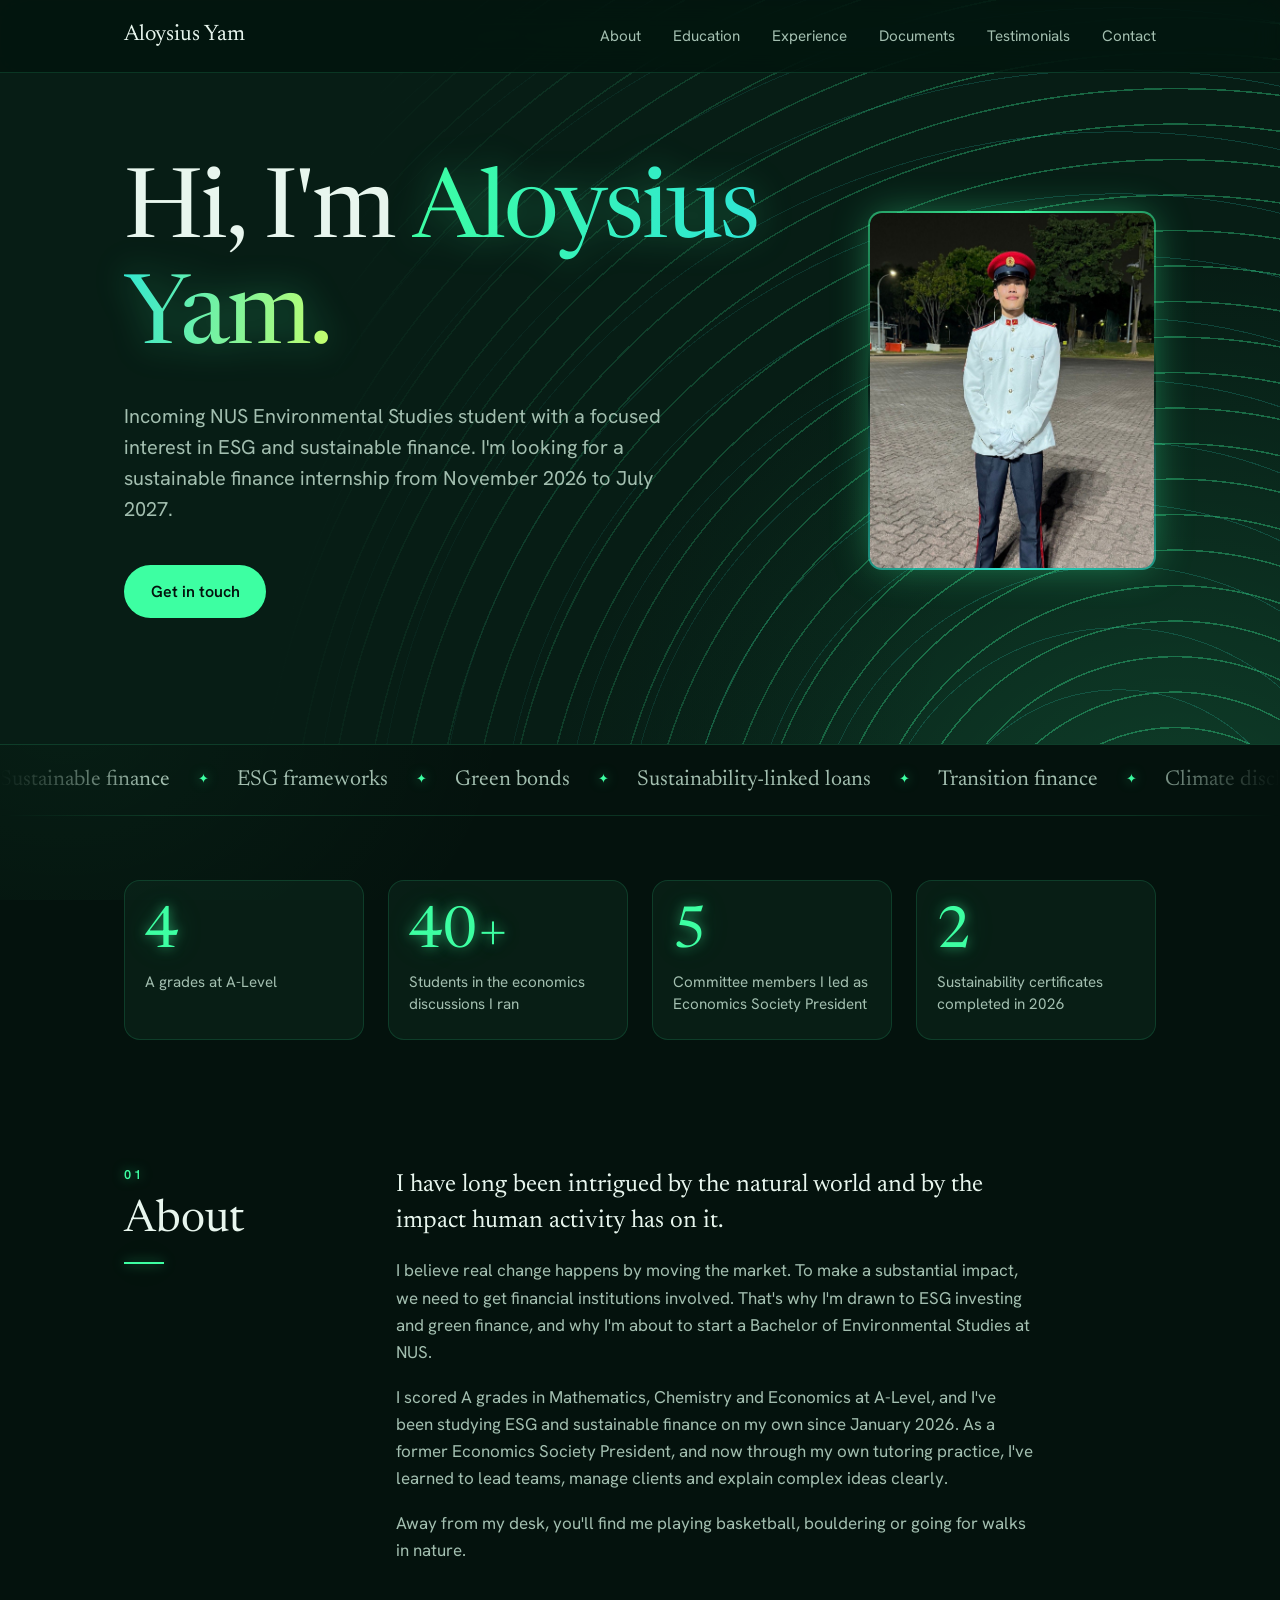
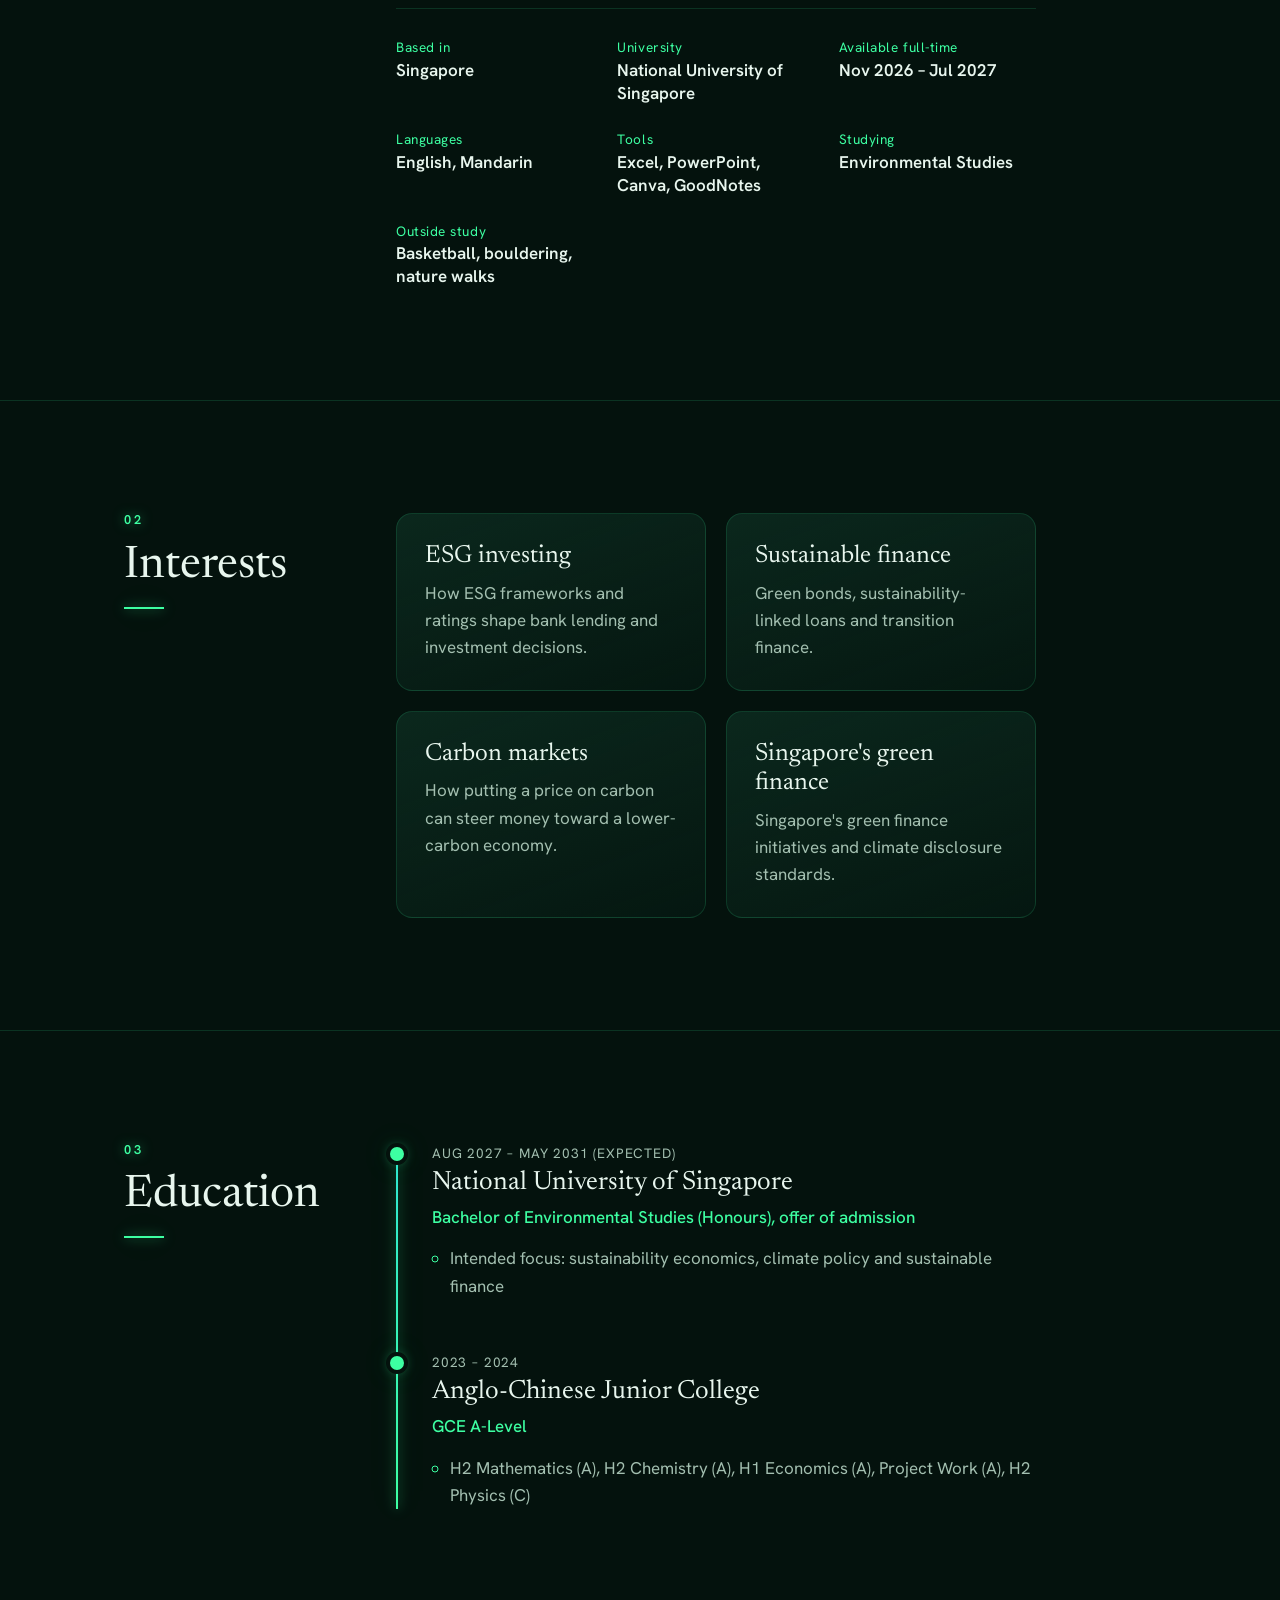
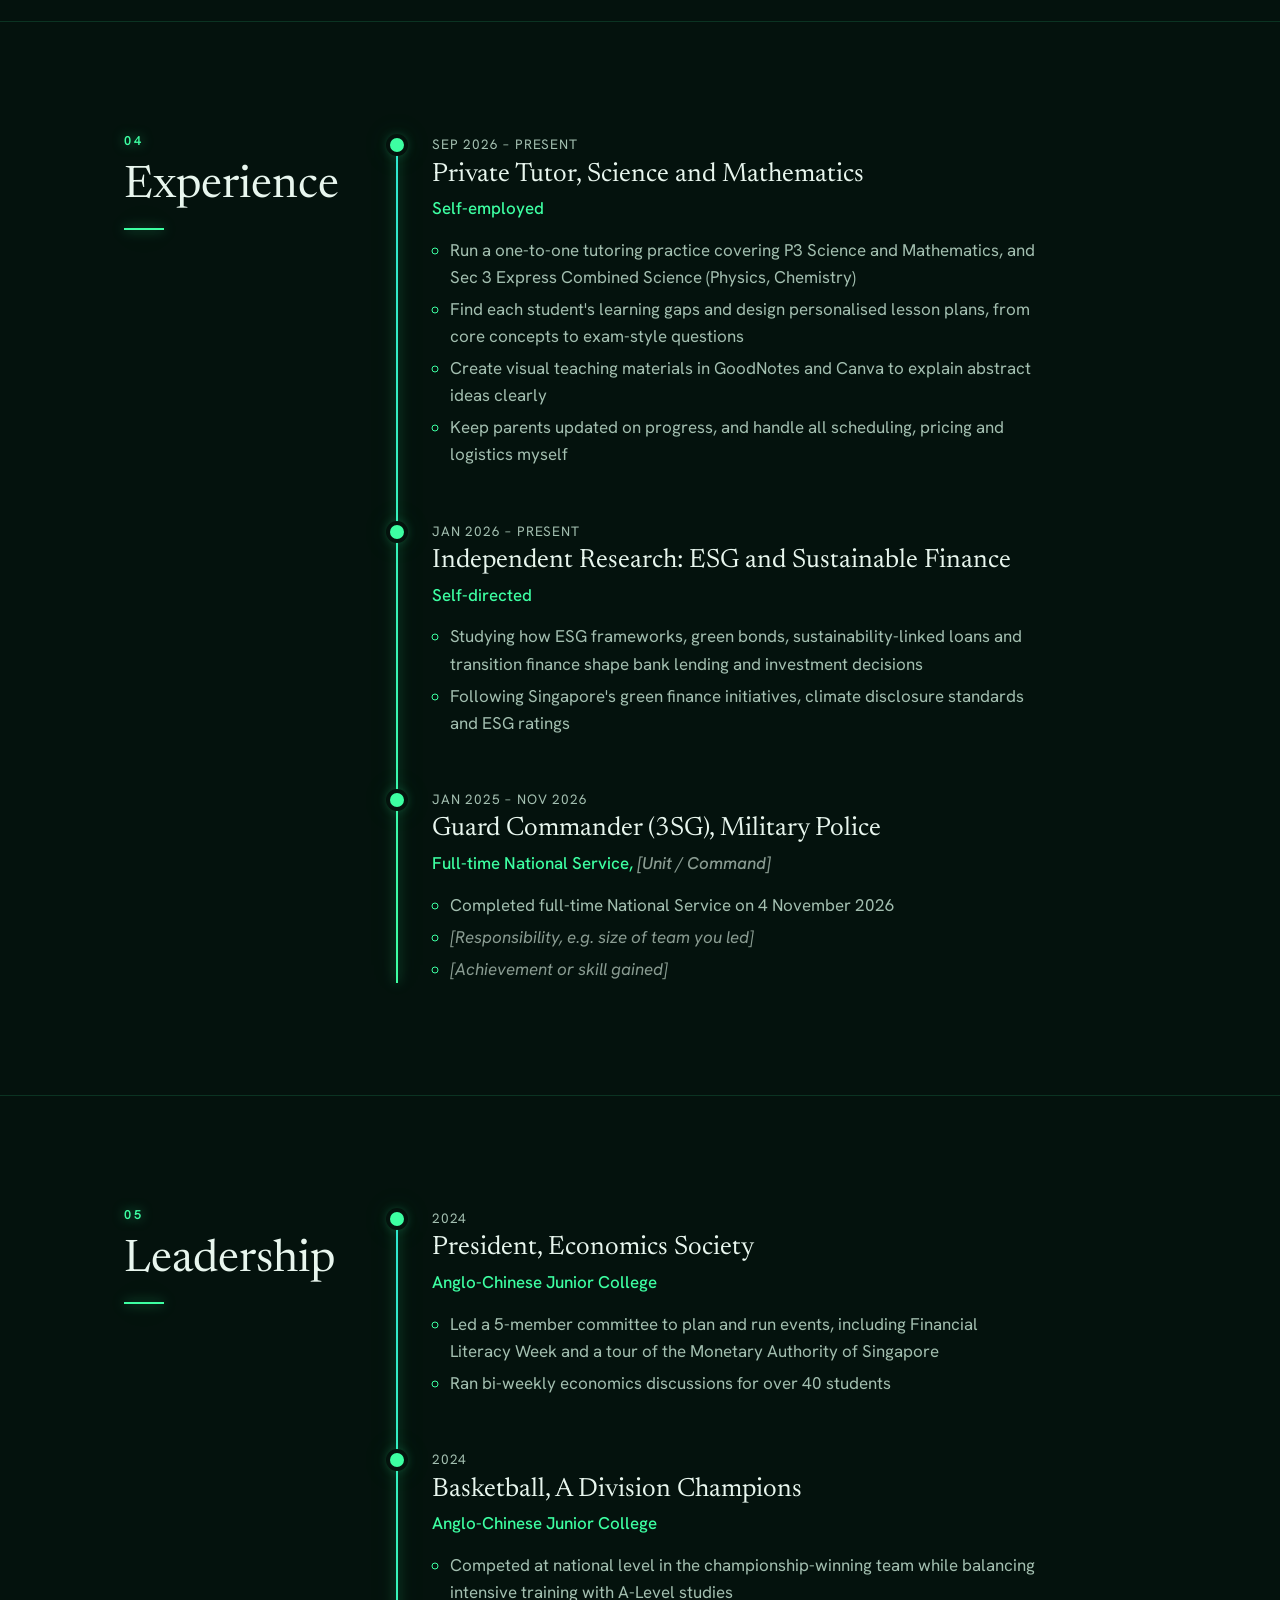
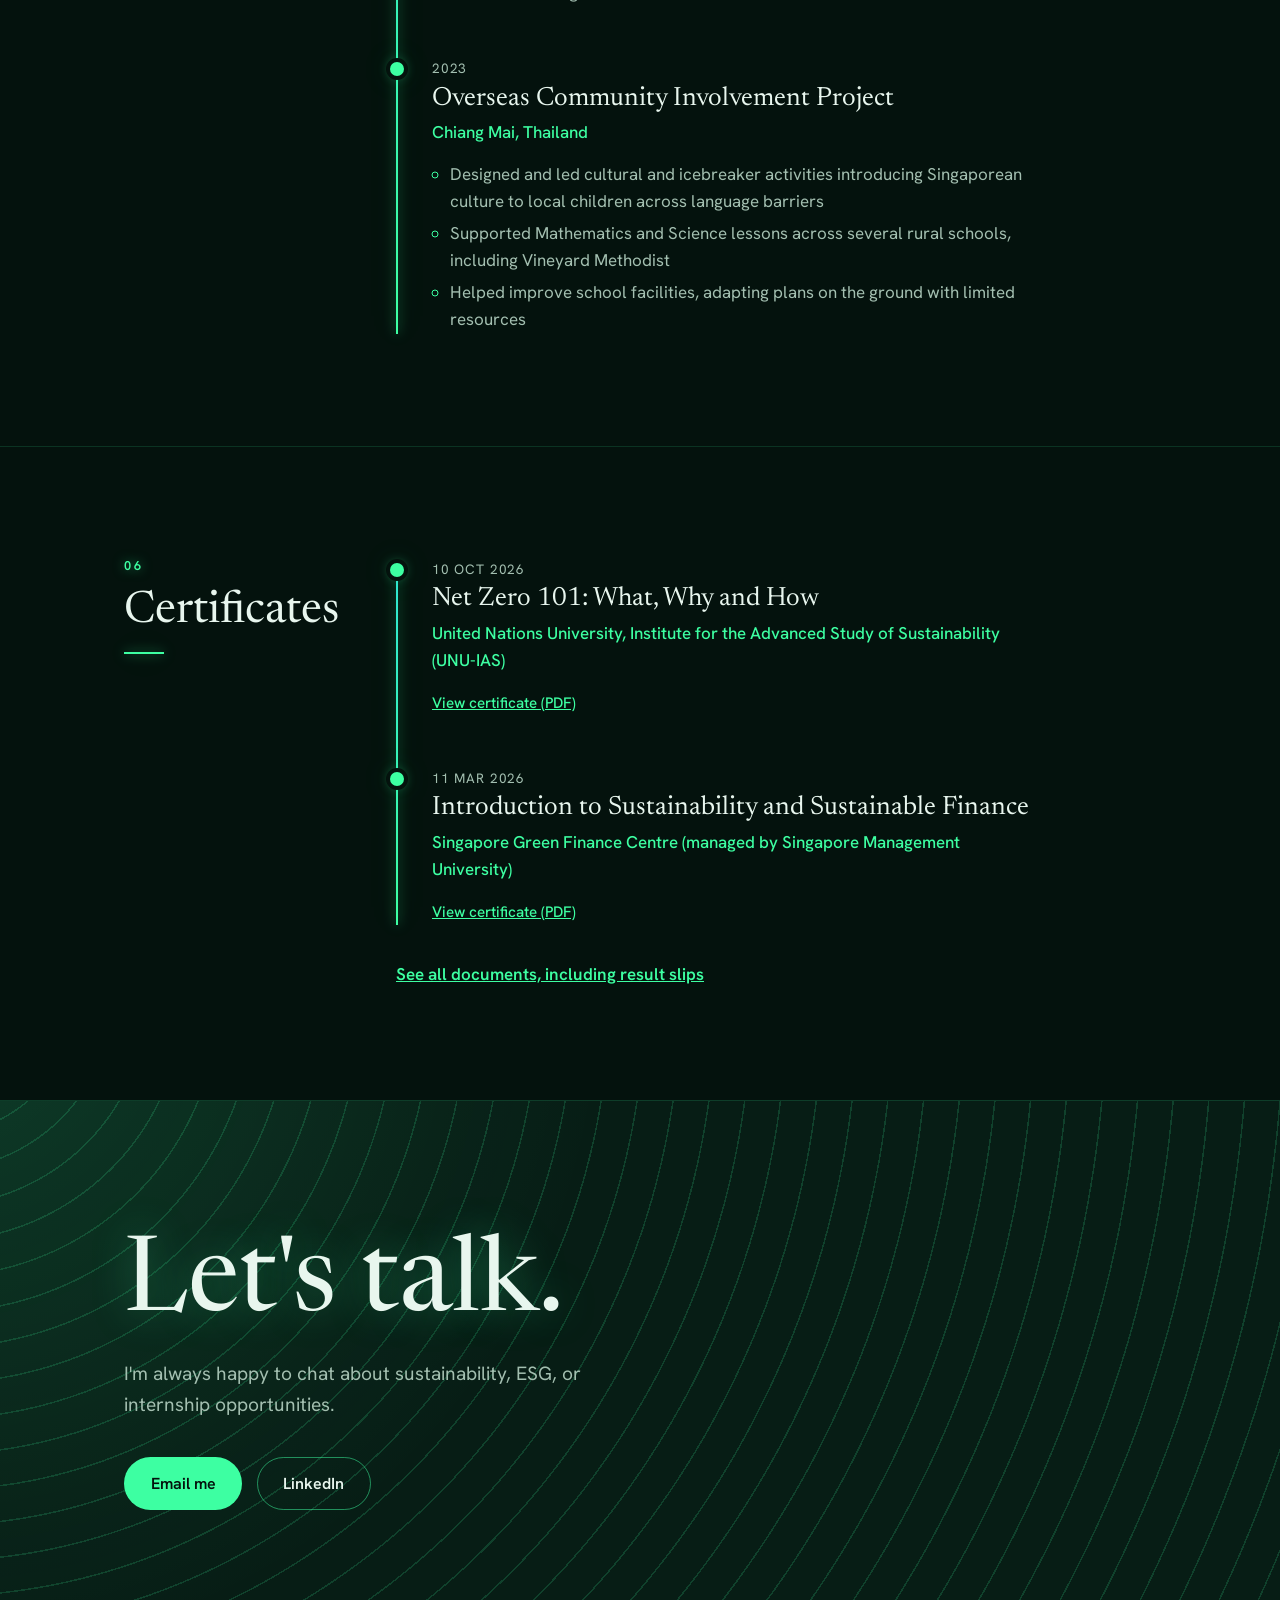
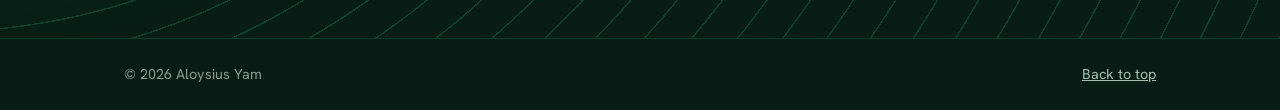
<file: index.html>
<!DOCTYPE html>
<html lang="en">
<head>
  <meta charset="UTF-8">
  <meta name="viewport" content="width=device-width, initial-scale=1.0">
  <title>Aloysius Yam | Environmental Studies @ NUS</title>
  <meta name="description" content="Personal website of Aloysius Yam, an incoming NUS Environmental Studies student interested in ESG and sustainable finance.">
  <!-- Fonts: Newsreader (headings) and Hanken Grotesk (body), from Google Fonts -->
  <link rel="preconnect" href="https://fonts.googleapis.com">
  <link rel="preconnect" href="https://fonts.gstatic.com" crossorigin>
  <link href="https://fonts.googleapis.com/css2?family=Hanken+Grotesk:wght@400;500;600&family=Newsreader:ital,opsz,wght@0,6..72,400;0,6..72,500;1,6..72,400&display=swap" rel="stylesheet">
  <link rel="stylesheet" href="style.css">
</head>
<body>

  <!-- Glowing bar along the top that fills as you scroll -->
  <div class="progress" aria-hidden="true"></div>

  <!-- HERO: deep green block with tree-ring lines -->
  <header class="hero" id="top">
    <!-- MENU: stays fixed at the top of the screen -->
    <div class="topbar">
      <nav class="nav wrap" aria-label="Main">
        <a href="#top" class="logo">Aloysius Yam</a>
        <div class="nav-links">
          <a href="#about">About</a>
          <a href="#education">Education</a>
          <a href="#experience">Experience</a>
          <a href="documents.html">Documents</a>
          <a href="testimonials.html">Testimonials</a>
          <a href="#contact">Contact</a>
        </div>
      </nav>
    </div>

    <div class="hero-body wrap">
      <div class="hero-text">
        <h1>Hi, I'm <span class="glow-text">Aloysius Yam.</span></h1>
        <p class="lead">
          Incoming NUS Environmental Studies student with a focused interest in
          ESG and sustainable finance. I'm looking for a sustainable finance
          internship from November 2026 to July 2027.
        </p>
        <a href="#contact" class="btn btn-light">Get in touch</a>      </div>

      <!-- PHOTO: to change it, replace photo.jpg in this folder -->
      <figure class="hero-photo">
        <img src="photo.jpg" alt="Aloysius Yam in ceremonial uniform">
      </figure>
    </div>
  </header>

  <!-- TICKER: topics slide sideways in a loop. The list is written twice
       on purpose so the loop has no gap. Topics come from your Experience section. -->
  <div class="ticker" aria-hidden="true">
    <div class="ticker-track">
      <span>Sustainable finance</span>
      <span>ESG frameworks</span>
      <span>Green bonds</span>
      <span>Sustainability-linked loans</span>
      <span>Transition finance</span>
      <span>Climate disclosure</span>
      <span>ESG ratings</span>
      <span>Singapore green finance</span>
      <span>Sustainable finance</span>
      <span>ESG frameworks</span>
      <span>Green bonds</span>
      <span>Sustainability-linked loans</span>
      <span>Transition finance</span>
      <span>Climate disclosure</span>
      <span>ESG ratings</span>
      <span>Singapore green finance</span>
    </div>
  </div>

  <main>

    <!-- AT A GLANCE: numbers count up when they scroll into view.
         Each number comes from elsewhere on this page. To change one,
         edit BOTH the data-count value and the number inside the tag. -->
    <section class="stats-band" aria-label="At a glance">
      <ul class="wrap stats">
        <li>
          <span class="stat-num"><span data-count="4">4</span></span>
          <span class="stat-label">A grades at A-Level</span>
        </li>
        <li>
          <span class="stat-num"><span data-count="40">40</span>+</span>
          <span class="stat-label">Students in the economics discussions I ran</span>
        </li>
        <li>
          <span class="stat-num"><span data-count="5">5</span></span>
          <span class="stat-label">Committee members I led as Economics Society President</span>
        </li>
        <li>
          <span class="stat-num"><span data-count="2">2</span></span>
          <span class="stat-label">Sustainability certificates completed in 2026</span>
        </li>
      </ul>
    </section>

    <!-- ABOUT: wording based on the Profile section of your CV -->
    <section id="about" class="section">
      <div class="wrap split">
        <h2>About</h2>
        <div class="section-body">
          <p class="intro">
            I have long been intrigued by the natural world and by the impact
            human activity has on it.
          </p>
          <p>
            I believe real change happens by moving the market. To make a
            substantial impact, we need to get financial institutions involved.
            That's why I'm drawn to ESG investing and green finance, and why
            I'm about to start a Bachelor of Environmental Studies at NUS.
          </p>
          <p>
            I scored A grades in Mathematics, Chemistry and Economics at A-Level,
            and I've been studying ESG and sustainable finance on my own since
            January 2026. As a former Economics Society President, and now
            through my own tutoring practice, I've learned to lead teams, manage
            clients and explain complex ideas clearly.
          </p>
          <p>
            Away from my desk, you'll find me playing basketball, bouldering or
            going for walks in nature.
          </p>
          <dl class="facts">
            <div><dt>Based in</dt><dd>Singapore</dd></div>
            <div><dt>University</dt><dd>National University of Singapore</dd></div>
            <div><dt>Available full-time</dt><dd>Nov 2026 – Jul 2027</dd></div>
            <div><dt>Languages</dt><dd>English, Mandarin</dd></div>
            <div><dt>Tools</dt><dd>Excel, PowerPoint, Canva, GoodNotes</dd></div>
            <div><dt>Studying</dt><dd>Environmental Studies</dd></div>
            <div><dt>Outside study</dt><dd>Basketball, bouldering, nature walks</dd></div>
          </dl>
        </div>
      </div>
    </section>

    <!-- INTERESTS: topics taken from your CV's research and interests -->
    <section id="interests" class="section">
      <div class="wrap split">
        <h2>Interests</h2>
        <dl class="section-body interests">
          <div>
            <dt>ESG investing</dt>
            <dd>How ESG frameworks and ratings shape bank lending and
              investment decisions.</dd>
          </div>
          <div>
            <dt>Sustainable finance</dt>
            <dd>Green bonds, sustainability-linked loans and transition
              finance.</dd>
          </div>
          <div>
            <dt>Carbon markets</dt>
            <dd>How putting a price on carbon can steer money toward a
              lower-carbon economy.</dd>
          </div>
          <div>
            <dt>Singapore's green finance</dt>
            <dd>Singapore's green finance initiatives and climate disclosure
              standards.</dd>
          </div>
        </dl>
      </div>
    </section>

    <!-- EDUCATION -->
    <section id="education" class="section">
      <div class="wrap split">
        <h2>Education</h2>
        <ol class="section-body timeline">
          <li class="job">
            <p class="date">Aug 2027 – May 2031 (expected)</p>
            <h3>National University of Singapore</h3>
            <p class="org">Bachelor of Environmental Studies (Honours), offer of admission</p>
            <ul>
              <li>Intended focus: sustainability economics, climate policy and sustainable finance</li>
            </ul>
          </li>
          <li class="job">
            <p class="date">2023 – 2024</p>
            <h3>Anglo-Chinese Junior College</h3>
            <p class="org">GCE A-Level</p>
            <ul>
              <li>H2 Mathematics (A), H2 Chemistry (A), H1 Economics (A), Project Work (A), H2 Physics (C)</li>
            </ul>
          </li>
        </ol>
      </div>
    </section>

    <!-- EXPERIENCE: most recent first -->
    <section id="experience" class="section">
      <div class="wrap split">
        <h2>Experience</h2>
        <ol class="section-body timeline">
          <li class="job">
            <p class="date">Sep 2026 – Present</p>
            <h3>Private Tutor, Science and Mathematics</h3>
            <p class="org">Self-employed</p>
            <ul>
              <li>Run a one-to-one tutoring practice covering P3 Science and Mathematics, and Sec 3 Express Combined Science (Physics, Chemistry)</li>
              <li>Find each student's learning gaps and design personalised lesson plans, from core concepts to exam-style questions</li>
              <li>Create visual teaching materials in GoodNotes and Canva to explain abstract ideas clearly</li>
              <li>Keep parents updated on progress, and handle all scheduling, pricing and logistics myself</li>
            </ul>
          </li>
          <li class="job">
            <p class="date">Jan 2026 – Present</p>
            <h3>Independent Research: ESG and Sustainable Finance</h3>
            <p class="org">Self-directed</p>
            <ul>
              <li>Studying how ESG frameworks, green bonds, sustainability-linked loans and transition finance shape bank lending and investment decisions</li>
              <li>Following Singapore's green finance initiatives, climate disclosure standards and ESG ratings</li>
            </ul>
          </li>
          <li class="job">
            <p class="date">Jan 2025 – Nov 2026</p>
            <h3>Guard Commander (3SG), Military Police</h3>
            <p class="org">Full-time National Service, <span class="placeholder">[Unit / Command]</span></p>
            <ul>
              <li>Completed full-time National Service on 4 November 2026</li>
              <li class="placeholder">[Responsibility, e.g. size of team you led]</li>
              <li class="placeholder">[Achievement or skill gained]</li>
            </ul>
          </li>
        </ol>
      </div>
    </section>

    <!-- LEADERSHIP & ACTIVITIES -->
    <section id="activities" class="section">
      <div class="wrap split">
        <h2>Leadership</h2>
        <ol class="section-body timeline">
          <li class="job">
            <p class="date">2024</p>
            <h3>President, Economics Society</h3>
            <p class="org">Anglo-Chinese Junior College</p>
            <ul>
              <li>Led a 5-member committee to plan and run events, including Financial Literacy Week and a tour of the Monetary Authority of Singapore</li>
              <li>Ran bi-weekly economics discussions for over 40 students</li>
            </ul>
          </li>
          <li class="job">
            <p class="date">2024</p>
            <h3>Basketball, A Division Champions</h3>
            <p class="org">Anglo-Chinese Junior College</p>
            <ul>
              <li>Competed at national level in the championship-winning team while balancing intensive training with A-Level studies</li>
            </ul>
          </li>
          <li class="job">
            <p class="date">2023</p>
            <h3>Overseas Community Involvement Project</h3>
            <p class="org">Chiang Mai, Thailand</p>
            <ul>
              <li>Designed and led cultural and icebreaker activities introducing Singaporean culture to local children across language barriers</li>
              <li>Supported Mathematics and Science lessons across several rural schools, including Vineyard Methodist</li>
              <li>Helped improve school facilities, adapting plans on the ground with limited resources</li>
            </ul>
          </li>
        </ol>
      </div>
    </section>

    <!-- CERTIFICATES -->
    <section id="certificates" class="section">
      <div class="wrap split">
        <h2>Certificates</h2>
        <div class="section-body">
        <ol class="timeline">
          <li class="job">
            <p class="date">10 Oct 2026</p>
            <h3>Net Zero 101: What, Why and How</h3>
            <p class="org">United Nations University, Institute for the Advanced Study of Sustainability (UNU-IAS)</p>
            <a href="docs/net-zero-101-certificate.pdf" class="doc-link" target="_blank" rel="noopener">View certificate (PDF)</a>
          </li>
          <li class="job">
            <p class="date">11 Mar 2026</p>
            <h3>Introduction to Sustainability and Sustainable Finance</h3>
            <p class="org">Singapore Green Finance Centre (managed by Singapore Management University)</p>
            <a href="docs/sustainable-finance-certificate.pdf" class="doc-link" target="_blank" rel="noopener">View certificate (PDF)</a>
          </li>
        </ol>
        <p class="section-more"><a href="documents.html">See all documents, including result slips</a></p>
        </div>
      </div>
    </section>

    <!-- CONTACT: closing green band -->
    <section id="contact" class="contact">
      <div class="wrap">
        <h2>Let's talk.</h2>
        <p>I'm always happy to chat about sustainability, ESG, or internship opportunities.</p>
        <div class="contact-links">
          <a href="mailto:aloysiusyam@gmail.com" class="btn btn-light">Email me</a>
          <a href="https://sg.linkedin.com/in/aloysius-yam-b15193384" class="btn btn-ghost" target="_blank" rel="noopener">LinkedIn</a>
        </div>
      </div>
    </section>

  </main>

  <footer class="footer">
    <div class="wrap">
      <p>&copy; 2026 Aloysius Yam</p>
      <a href="#top">Back to top</a>
    </div>
  </footer>

  <!-- Small extras: counting numbers, glow that follows the mouse, magnetic buttons -->
  <script src="script.js" defer></script>

</body>
</html>
</file>
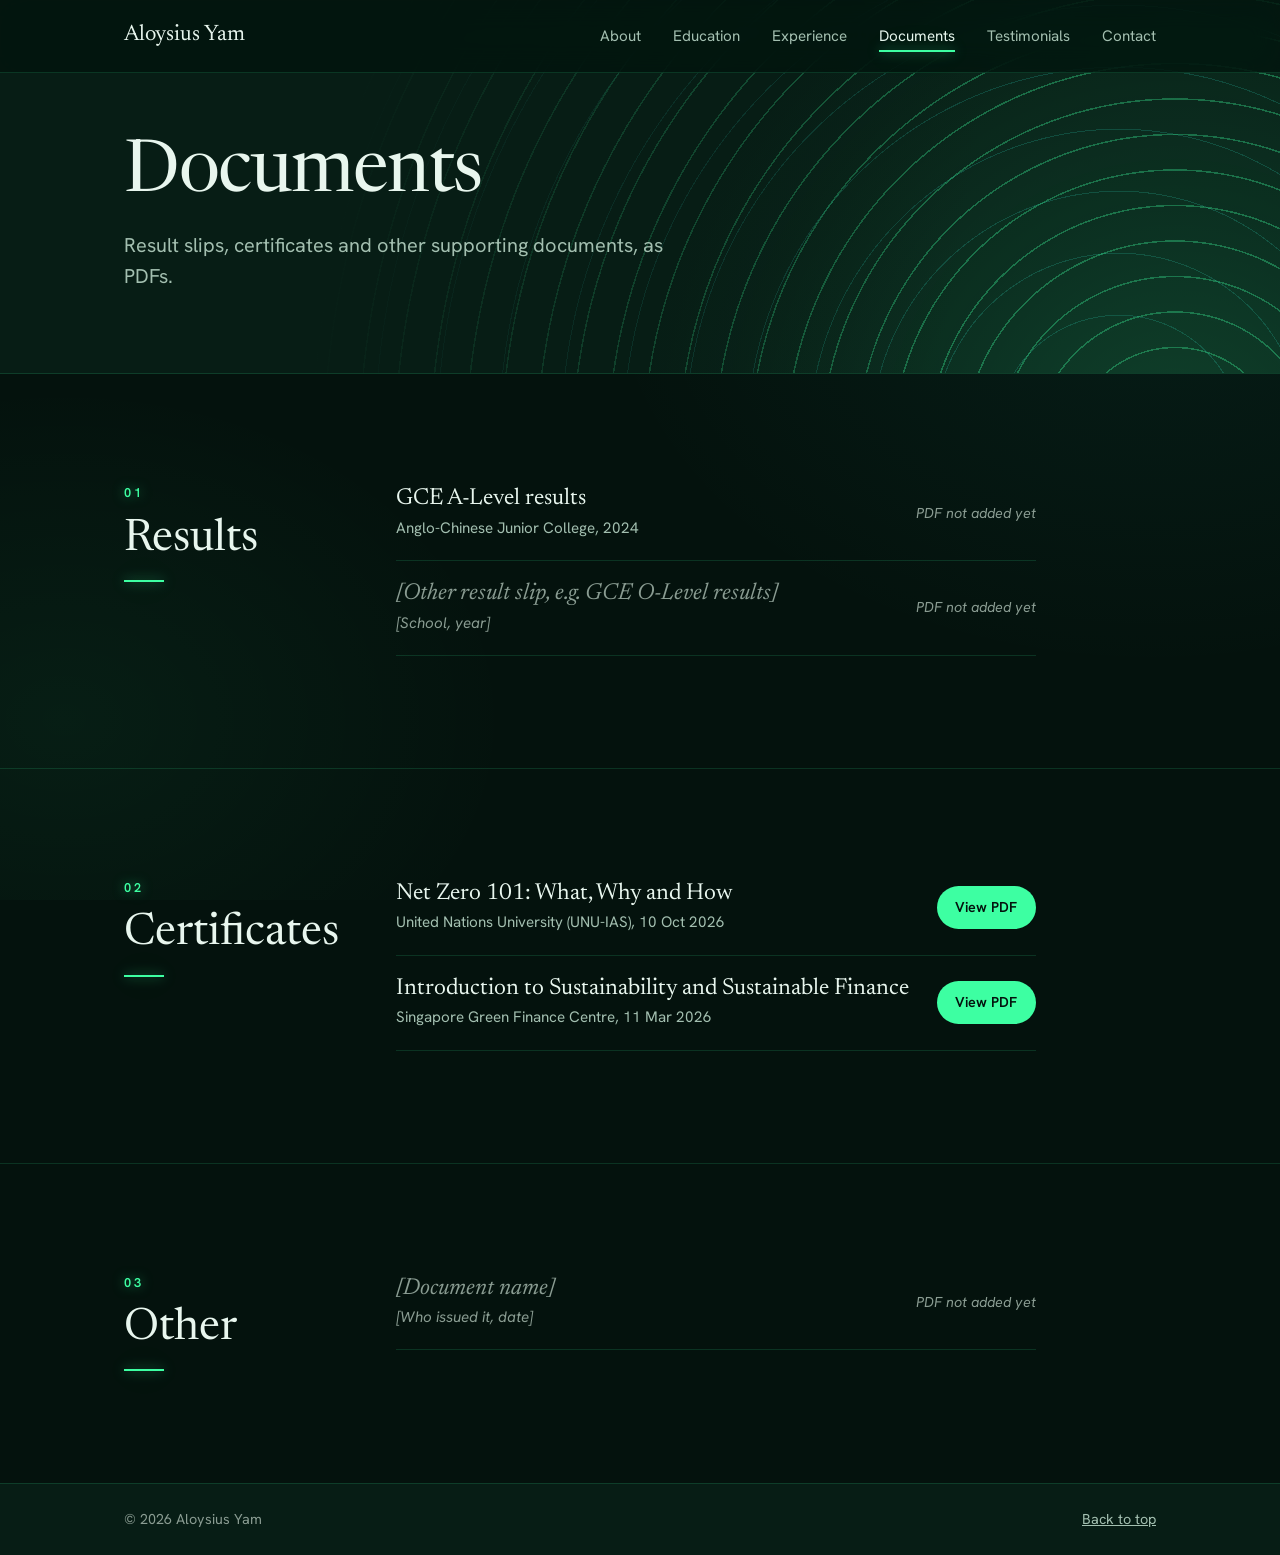
<file: documents.html>
<!DOCTYPE html>
<html lang="en">
<head>
  <meta charset="UTF-8">
  <meta name="viewport" content="width=device-width, initial-scale=1.0">
  <title>Documents | Aloysius Yam</title>
  <meta name="description" content="Result slips, certificates and other documents from Aloysius Yam.">
  <link rel="preconnect" href="https://fonts.googleapis.com">
  <link rel="preconnect" href="https://fonts.gstatic.com" crossorigin>
  <link href="https://fonts.googleapis.com/css2?family=Hanken+Grotesk:wght@400;500;600&family=Newsreader:ital,opsz,wght@0,6..72,400;0,6..72,500;1,6..72,400&display=swap" rel="stylesheet">
  <link rel="stylesheet" href="style.css">
</head>
<body>

  <!-- Glowing bar along the top that fills as you scroll -->
  <div class="progress" aria-hidden="true"></div>

  <!-- HEADER: smaller version of the home page's green block -->
  <header class="hero hero-small" id="top">
    <!-- MENU: stays fixed at the top of the screen -->
    <div class="topbar">
      <nav class="nav wrap" aria-label="Main">
        <a href="index.html" class="logo">Aloysius Yam</a>
        <div class="nav-links">
          <a href="index.html#about">About</a>
          <a href="index.html#education">Education</a>
          <a href="index.html#experience">Experience</a>
          <a href="documents.html" aria-current="page">Documents</a>
          <a href="testimonials.html">Testimonials</a>
          <a href="index.html#contact">Contact</a>
        </div>
      </nav>
    </div>

    <div class="hero-body wrap">
      <h1>Documents</h1>
      <p class="lead">Result slips, certificates and other supporting documents, as PDFs.</p>
    </div>
  </header>

  <main>
    <!--
      HOW TO ADD A PDF
      1. Put the PDF in the "docs" folder. Use a short name with no spaces,
         e.g. docs/a-level-results.pdf
      2. Find the matching entry below. Replace the grey
         <span class="doc-missing">PDF not added yet</span>
         with:
         <a href="docs/a-level-results.pdf" class="btn btn-green btn-small" target="_blank" rel="noopener">View PDF</a>
      3. To add a new entry, copy a whole <li> ... </li> block and change the text.

      BEFORE UPLOADING: result slips and school documents often show your
      NRIC number. Black it out first, because everything here is public.
    -->

    <!-- RESULT SLIPS -->
    <section id="results" class="section">
      <div class="wrap split">
        <h2>Results</h2>
        <ul class="section-body doc-list">
          <li>
            <div>
              <h3>GCE A-Level results</h3>
              <p>Anglo-Chinese Junior College, 2024</p>
            </div>
            <span class="doc-missing">PDF not added yet</span>
          </li>
          <li>
            <div>
              <h3 class="placeholder">[Other result slip, e.g. GCE O-Level results]</h3>
              <p class="placeholder">[School, year]</p>
            </div>
            <span class="doc-missing">PDF not added yet</span>
          </li>
        </ul>
      </div>
    </section>

    <!-- CERTIFICATES -->
    <section id="certificates" class="section">
      <div class="wrap split">
        <h2>Certificates</h2>
        <ul class="section-body doc-list">
          <li>
            <div>
              <h3>Net Zero 101: What, Why and How</h3>
              <p>United Nations University (UNU-IAS), 10 Oct 2026</p>
            </div>
            <a href="docs/net-zero-101-certificate.pdf" class="btn btn-green btn-small" target="_blank" rel="noopener">View PDF</a>
          </li>
          <li>
            <div>
              <h3>Introduction to Sustainability and Sustainable Finance</h3>
              <p>Singapore Green Finance Centre, 11 Mar 2026</p>
            </div>
            <a href="docs/sustainable-finance-certificate.pdf" class="btn btn-green btn-small" target="_blank" rel="noopener">View PDF</a>
          </li>
        </ul>
      </div>
    </section>

    <!-- OTHER DOCUMENTS -->
    <section id="other" class="section">
      <div class="wrap split">
        <h2>Other</h2>
        <ul class="section-body doc-list">
          <li>
            <div>
              <h3 class="placeholder">[Document name]</h3>
              <p class="placeholder">[Who issued it, date]</p>
            </div>
            <span class="doc-missing">PDF not added yet</span>
          </li>
        </ul>
      </div>
    </section>
  </main>

  <footer class="footer">
    <div class="wrap">
      <p>&copy; 2026 Aloysius Yam</p>
      <a href="#top">Back to top</a>
    </div>
  </footer>

  <!-- Small extras: counting numbers, glow that follows the mouse, magnetic buttons -->
  <script src="script.js" defer></script>

</body>
</html>
</file>
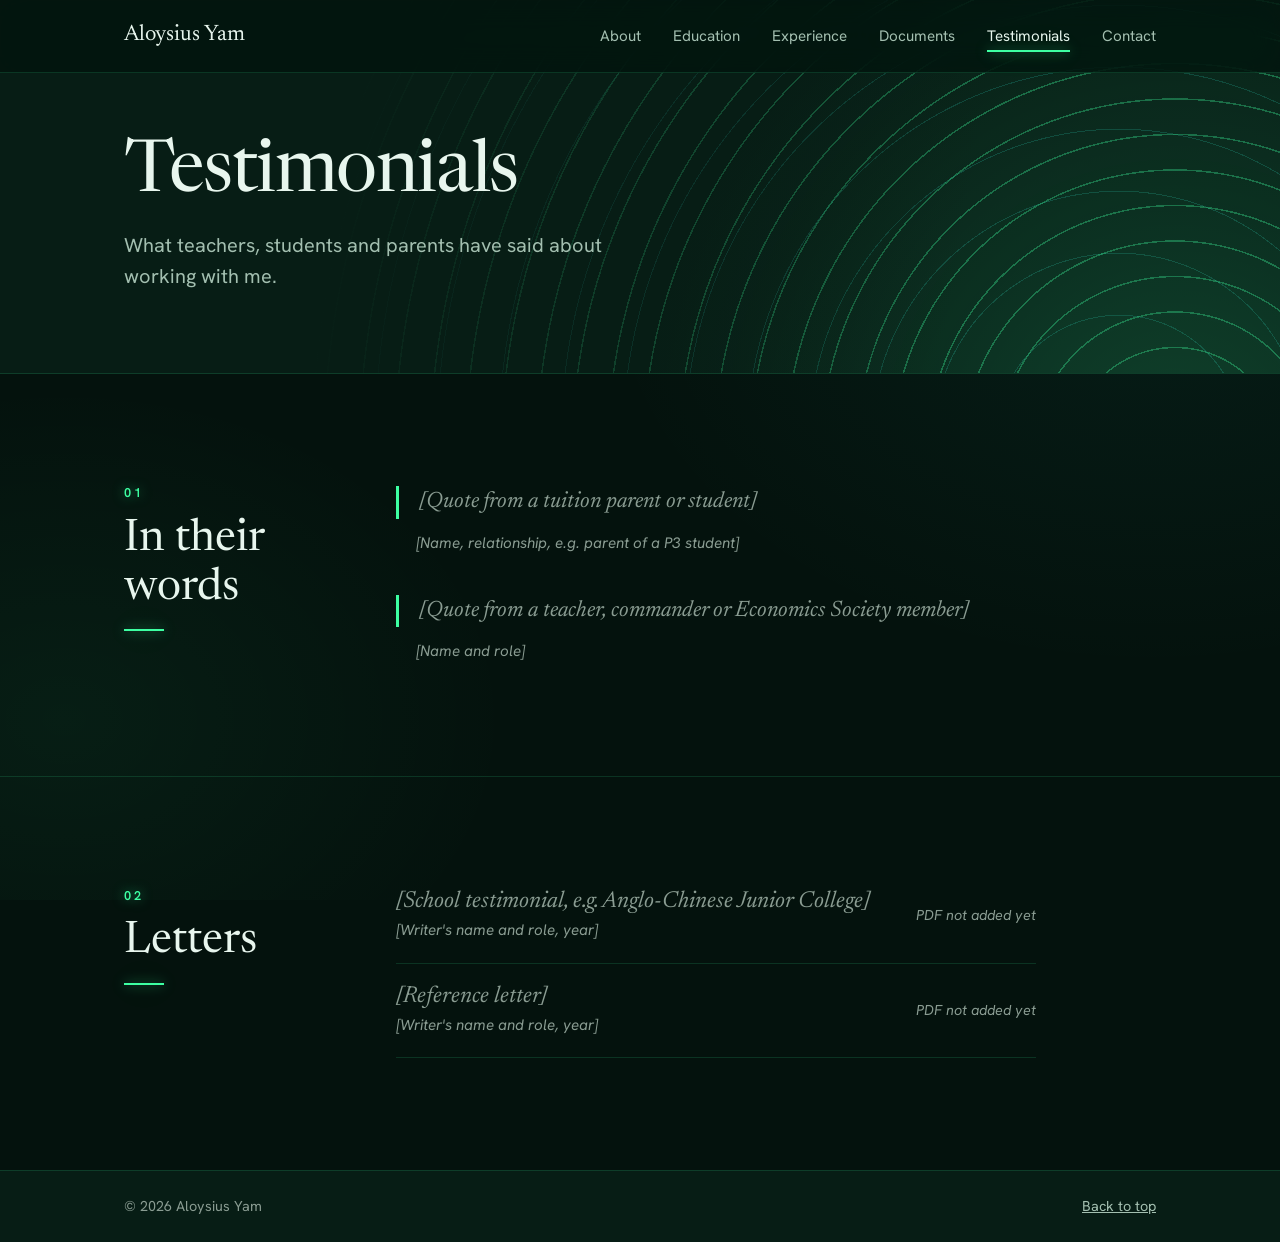
<file: testimonials.html>
<!DOCTYPE html>
<html lang="en">
<head>
  <meta charset="UTF-8">
  <meta name="viewport" content="width=device-width, initial-scale=1.0">
  <title>Testimonials | Aloysius Yam</title>
  <meta name="description" content="Testimonials and reference letters for Aloysius Yam.">
  <link rel="preconnect" href="https://fonts.googleapis.com">
  <link rel="preconnect" href="https://fonts.gstatic.com" crossorigin>
  <link href="https://fonts.googleapis.com/css2?family=Hanken+Grotesk:wght@400;500;600&family=Newsreader:ital,opsz,wght@0,6..72,400;0,6..72,500;1,6..72,400&display=swap" rel="stylesheet">
  <link rel="stylesheet" href="style.css">
</head>
<body>

  <!-- Glowing bar along the top that fills as you scroll -->
  <div class="progress" aria-hidden="true"></div>

  <!-- HEADER: smaller version of the home page's green block -->
  <header class="hero hero-small" id="top">
    <!-- MENU: stays fixed at the top of the screen -->
    <div class="topbar">
      <nav class="nav wrap" aria-label="Main">
        <a href="index.html" class="logo">Aloysius Yam</a>
        <div class="nav-links">
          <a href="index.html#about">About</a>
          <a href="index.html#education">Education</a>
          <a href="index.html#experience">Experience</a>
          <a href="documents.html">Documents</a>
          <a href="testimonials.html" aria-current="page">Testimonials</a>
          <a href="index.html#contact">Contact</a>
        </div>
      </nav>
    </div>

    <div class="hero-body wrap">
      <h1>Testimonials</h1>
      <p class="lead">What teachers, students and parents have said about working with me.</p>
    </div>
  </header>

  <main>

    <!-- QUOTES: replace each placeholder with a real quote you have permission to use.
         To add another, copy a whole <blockquote> ... </blockquote> block. -->
    <section id="quotes" class="section">
      <div class="wrap split">
        <h2>In their words</h2>
        <div class="section-body quotes">
          <blockquote>
            <p class="placeholder">[Quote from a tuition parent or student]</p>
            <footer class="placeholder">[Name, relationship, e.g. parent of a P3 student]</footer>
          </blockquote>
          <blockquote>
            <p class="placeholder">[Quote from a teacher, commander or Economics Society member]</p>
            <footer class="placeholder">[Name and role]</footer>
          </blockquote>
        </div>
      </div>
    </section>

    <!-- LETTERS (PDF)
      1. Put the PDF in the "docs" folder, e.g. docs/acjc-testimonial.pdf
      2. Replace <span class="doc-missing">PDF not added yet</span> with:
         <a href="docs/acjc-testimonial.pdf" class="btn btn-green btn-small" target="_blank" rel="noopener">View PDF</a>
      BEFORE UPLOADING: black out your NRIC number and the writer's personal
      phone number or email, because everything here is public. -->
    <section id="letters" class="section">
      <div class="wrap split">
        <h2>Letters</h2>
        <ul class="section-body doc-list">
          <li>
            <div>
              <h3 class="placeholder">[School testimonial, e.g. Anglo-Chinese Junior College]</h3>
              <p class="placeholder">[Writer's name and role, year]</p>
            </div>
            <span class="doc-missing">PDF not added yet</span>
          </li>
          <li>
            <div>
              <h3 class="placeholder">[Reference letter]</h3>
              <p class="placeholder">[Writer's name and role, year]</p>
            </div>
            <span class="doc-missing">PDF not added yet</span>
          </li>
        </ul>
      </div>
    </section>

  </main>

  <footer class="footer">
    <div class="wrap">
      <p>&copy; 2026 Aloysius Yam</p>
      <a href="#top">Back to top</a>
    </div>
  </footer>

  <!-- Small extras: counting numbers, glow that follows the mouse, magnetic buttons -->
  <script src="script.js" defer></script>

</body>
</html>
</file>
<file: style.css>
/* =========================================================
   Bioluminescent forest: a dark-green theme with neon glows,
   like fireflies and glowing moss at night.
   Change the colours here to restyle the whole site.
   ========================================================= */
:root {
  /* Night-forest base colours */
  --night: #04120d;    /* page background (almost black, green tint) */
  --forest: #071d15;   /* hero, contact, footer */
  --canopy: #0c2a1f;   /* cards and raised boxes */

  /* Neon glows */
  --neon: #3dffa2;     /* main neon green: links, dots, buttons */
  --teal: #2fe6d2;     /* second glow colour, used in gradients */
  --lime: #c6ff6b;     /* small highlights */

  /* Text */
  --ink: #e8f6ee;      /* main text (soft white) */
  --muted: #a3bfb0;    /* secondary text */
  --faint: #8a9c92;    /* placeholders and "not added yet" labels */

  /* Thin lines and the glow effect */
  --line: rgba(61, 255, 162, 0.14);
  --glow: 0 0 12px rgba(61, 255, 162, 0.55), 0 0 32px rgba(61, 255, 162, 0.22);

  --serif: "Newsreader", Georgia, "Times New Roman", serif;
  --sans: "Hanken Grotesk", -apple-system, BlinkMacSystemFont, "Segoe UI", Arial, sans-serif;

  --wrap: 1080px;
  --bar: 4.5rem;       /* height of the fixed menu bar at the top */
}

*,
*::before,
*::after {
  box-sizing: border-box;
  margin: 0;
  padding: 0;
}

html {
  scroll-behavior: smooth;
  /* Stop the fixed menu covering headings when you click a menu link */
  scroll-padding-top: calc(var(--bar) + 1rem);
}

body {
  font-family: var(--sans);
  font-size: 1.0625rem;
  line-height: 1.6;
  color: var(--ink);
  background-color: var(--night);
  /* Two faint glows that stay in place while the page scrolls */
  background-image:
    radial-gradient(50rem 36rem at 90% 30%, rgba(47, 230, 210, 0.05), transparent 70%),
    radial-gradient(40rem 30rem at 5% 80%, rgba(61, 255, 162, 0.05), transparent 70%);
  background-attachment: fixed;
  -webkit-font-smoothing: antialiased;
}

::selection {
  color: var(--night);
  background: var(--neon);
}

a {
  color: var(--neon);
}

/* Keyboard focus outline */
a:focus-visible {
  outline: 2px solid var(--neon);
  outline-offset: 3px;
  border-radius: 4px;
}

.wrap {
  max-width: var(--wrap);
  margin: 0 auto;
  padding: 0 1.5rem;
}

h1,
h2,
h3 {
  font-family: var(--serif);
  font-weight: 400;
  line-height: 1.1;
}

/* ---------- (A) Scroll progress bar ---------- */
/* The thin glowing line along the very top that fills as you scroll */
.progress {
  position: fixed;
  top: 0;
  left: 0;
  right: 0;
  z-index: 100;
  height: 3px;
  background: linear-gradient(90deg, var(--teal), var(--neon), var(--lime));
  box-shadow: var(--glow);
  transform-origin: 0 50%;
  transform: scaleX(var(--progress, 0)); /* script.js sets this in older browsers */
  pointer-events: none;
}

/* ---------- (G) Frosted menu bar that stays at the top ---------- */
.topbar {
  position: fixed;
  top: 0;
  left: 0;
  right: 0;
  z-index: 50;
  background-color: rgba(4, 18, 13, 0.72);
  -webkit-backdrop-filter: blur(14px) saturate(140%);
  backdrop-filter: blur(14px) saturate(140%);
  border-bottom: 1px solid var(--line);
}

.nav {
  display: flex;
  justify-content: space-between;
  align-items: center;
  min-height: var(--bar);
}

.logo {
  font-family: var(--serif);
  font-size: 1.4rem;
  color: var(--ink);
  text-decoration: none;
}

.nav-links a {
  position: relative;
  margin-left: 1.75rem;
  color: var(--muted);
  text-decoration: none;
  font-size: 0.95rem;
  transition: color 0.2s;
}

/* Neon underline that grows under a menu link on hover */
.nav-links a::after {
  content: "";
  position: absolute;
  left: 0;
  right: 0;
  bottom: -6px;
  height: 2px;
  background: var(--neon);
  box-shadow: var(--glow);
  transform: scaleX(0);
  transition: transform 0.25s;
}

.nav-links a:hover,
.nav-links a[aria-current="page"] {
  color: var(--ink);
}

.nav-links a:hover::after,
.nav-links a[aria-current="page"]::after {
  transform: scaleX(1);
}

/* ---------- Hero (the big top section) ---------- */
.hero {
  position: relative;
  overflow: hidden;
  color: var(--ink);
  background-color: var(--forest);
  border-bottom: 1px solid var(--line);
  /* Names this section's scroll position so the rings and text can react to it */
  view-timeline: --hero block;
  view-timeline-inset: 0; /* measure from the true top of the screen */
}

/* (D) Neon tree rings: two overlapping sets, slightly off-centre */
.hero::before {
  content: "";
  position: absolute;
  inset: -15% -5%;
  background-image:
    radial-gradient(circle at 88% 105%, rgba(61, 255, 162, 0.16), transparent 40%),
    repeating-radial-gradient(circle at 88% 105%,
      transparent 0 34px, rgba(61, 255, 162, 0.32) 34px 35.5px),
    repeating-radial-gradient(circle at 84% 102%,
      transparent 0 61px, rgba(47, 230, 210, 0.18) 61px 62px);
  pointer-events: none;
}

/* Fade the rings out toward the text side so the headline stays clear */
.hero::after {
  content: "";
  position: absolute;
  inset: 0;
  background: linear-gradient(100deg, var(--forest) 28%, rgba(7, 29, 21, 0) 75%);
  pointer-events: none;
}

/* Put the hero content above the rings */
.hero > :not(.topbar) {
  position: relative;
  z-index: 1;
}

.hero-body {
  display: grid;
  grid-template-columns: 1fr 18rem;
  gap: 3rem;
  align-items: center;
  padding-top: calc(var(--bar) + clamp(4rem, 10vh, 7rem));
  padding-bottom: clamp(5rem, 14vh, 9rem);
}

.hero h1 {
  font-size: clamp(3rem, 8vw, 6rem);
  letter-spacing: -0.02em;
  max-width: 11ch;
  margin-bottom: 1.75rem;
}

/* Your name in the headline, in a glowing green-to-teal gradient */
.glow-text {
  background: linear-gradient(100deg, var(--neon), var(--teal) 60%, var(--lime));
  -webkit-background-clip: text;
  background-clip: text;
  color: transparent;
  filter: drop-shadow(0 0 18px rgba(61, 255, 162, 0.35));
}

/* Photo with a glowing border that slowly travels around it */
@property --angle {
  syntax: "<angle>";
  initial-value: 0deg;
  inherits: false;
}

.hero-photo {
  padding: 2px;
  border-radius: 14px;
  background: conic-gradient(from var(--angle),
    var(--neon), transparent 25%, var(--teal) 50%, transparent 75%, var(--neon));
  box-shadow: 0 0 40px -6px rgba(61, 255, 162, 0.45);
}

.hero-photo img,
.photo-placeholder {
  display: block;
  width: 100%;
  aspect-ratio: 4 / 5;
  object-fit: cover;
  border-radius: 12px;
}

/* Show the upper part of the photo, where the face is */
.hero-photo img {
  object-position: center 20%;
}

.photo-placeholder {
  display: flex;
  align-items: center;
  justify-content: center;
  text-align: center;
  font-style: italic;
  color: var(--faint);
  background: var(--canopy);
}

.lead {
  max-width: 34rem;
  font-size: 1.25rem;
  line-height: 1.55;
  color: var(--muted);
  margin-bottom: 2.5rem;
}

/* The hero text rises in once when the page loads */
.hero-body > * {
  animation: rise 0.9s cubic-bezier(0.2, 0.7, 0.2, 1) both;
}

.hero-body > :nth-child(2) {
  animation-delay: 0.12s;
}

.hero-body > :nth-child(3) {
  animation-delay: 0.24s;
}

@keyframes rise {
  from {
    opacity: 0;
    transform: translateY(18px);
  }
}

/* ---------- Buttons ---------- */
.btn {
  display: inline-block;
  padding: 0.8rem 1.6rem;
  font-weight: 600;
  font-size: 1rem;
  text-decoration: none;
  border-radius: 999px;
  border: 1.5px solid transparent;
  /* script.js nudges buttons toward the mouse (the "magnetic" effect) */
  transition: background-color 0.2s, color 0.2s, box-shadow 0.25s, translate 0.25s ease-out;
}

/* Solid neon button */
.btn-light,
.btn-green {
  color: var(--night);
  background: var(--neon);
}

.btn-light:hover,
.btn-green:hover {
  background: var(--lime);
  box-shadow: var(--glow);
}

/* Outline button */
.btn-ghost {
  color: var(--ink);
  border-color: rgba(61, 255, 162, 0.5);
}

.btn-ghost:hover {
  border-color: var(--neon);
  background: rgba(61, 255, 162, 0.08);
  box-shadow: var(--glow);
}

/* ---------- (F) Scrolling ticker under the hero ---------- */
.ticker {
  overflow: hidden;
  padding: 1.1rem 0;
  border-bottom: 1px solid var(--line);
  /* Fade the words in and out at the left and right edges */
  -webkit-mask-image: linear-gradient(90deg, transparent, #000 12%, #000 88%, transparent);
  mask-image: linear-gradient(90deg, transparent, #000 12%, #000 88%, transparent);
}

.ticker-track {
  display: flex;
  width: max-content;
  animation: ticker 45s linear infinite;
}

.ticker:hover .ticker-track {
  animation-play-state: paused;
}

.ticker span {
  font-family: var(--serif);
  font-size: 1.35rem;
  white-space: nowrap;
  color: var(--muted);
}

/* Small glowing star between each topic */
.ticker span::after {
  content: "\2726";
  margin: 0 1.75rem;
  font-size: 0.8rem;
  vertical-align: middle;
  color: var(--neon);
  text-shadow: var(--glow);
}

/* The words are written twice, so moving by half loops seamlessly */
@keyframes ticker {
  to {
    transform: translateX(-50%);
  }
}

/* ---------- (H) Numbers that count up ---------- */
.stats-band {
  padding: 4rem 0 1rem;
}

.stats {
  list-style: none;
  display: grid;
  grid-template-columns: repeat(4, 1fr);
  gap: 1.5rem;
}

.stats li {
  padding: 1.5rem 1.25rem;
  border: 1px solid var(--line);
  border-radius: 16px;
  background: rgba(12, 42, 31, 0.5);
}

.stat-num {
  display: block;
  font-family: var(--serif);
  font-size: clamp(2.6rem, 5vw, 3.6rem);
  line-height: 1;
  color: var(--neon);
  text-shadow: var(--glow);
  margin-bottom: 0.6rem;
  font-variant-numeric: tabular-nums;
}

.stat-label {
  display: block;
  font-size: 0.95rem;
  line-height: 1.4;
  color: var(--muted);
}

/* ---------- Sections (About, Interests, Experience...) ---------- */
main {
  counter-reset: section;
}

.section {
  padding: 7rem 0;
}

.section + .section {
  border-top: 1px solid var(--line);
}

/* Heading on the left, content on the right */
.split {
  display: grid;
  grid-template-columns: 14rem 1fr;
  gap: 3rem;
}

.split > h2 {
  font-size: 2.8rem;
  color: var(--ink);
  align-self: start;
  position: sticky;
  top: calc(var(--bar) + 2rem);
}

/* Small glowing number above each heading: 01, 02, 03... */
.split > h2::before {
  counter-increment: section;
  content: counter(section, decimal-leading-zero);
  display: block;
  margin-bottom: 0.9rem;
  font-family: var(--sans);
  font-size: 0.8rem;
  font-weight: 600;
  letter-spacing: 0.2em;
  color: var(--neon);
  text-shadow: var(--glow);
}

/* Short glowing bar under each heading */
.split > h2::after {
  content: "";
  display: block;
  width: 2.5rem;
  height: 2px;
  margin-top: 1rem;
  background: var(--neon);
  box-shadow: var(--glow);
}

.section-body {
  max-width: 40rem;
}

.section-body > p + p {
  margin-top: 1.1rem;
}

.section-body p {
  color: var(--muted);
}

.section-body .intro {
  font-family: var(--serif);
  font-size: 1.55rem;
  line-height: 1.45;
  color: var(--ink);
  margin-bottom: 0.4rem;
}

/* About: quick facts */
.facts {
  display: grid;
  grid-template-columns: repeat(3, 1fr);
  gap: 1.5rem;
  margin-top: 2.75rem;
  padding-top: 1.75rem;
  border-top: 1px solid var(--line);
}

.facts dt {
  font-size: 0.85rem;
  letter-spacing: 0.04em;
  color: var(--neon);
}

.facts dd {
  font-weight: 600;
  line-height: 1.35;
}

/* ---------- (E) Interest cards with a glow that follows the mouse ---------- */
.interests {
  display: grid;
  grid-template-columns: 1fr 1fr;
  gap: 1.25rem;
}

.interests > div {
  position: relative;
  overflow: hidden;
  padding: 1.75rem;
  border: 1px solid var(--line);
  border-radius: 16px;
  background: linear-gradient(160deg, rgba(12, 42, 31, 0.9), rgba(7, 29, 21, 0.5));
  transition: border-color 0.3s, box-shadow 0.3s, translate 0.3s;
}

/* The soft spotlight. script.js moves it to where the mouse is (--x, --y) */
.interests > div::before {
  content: "";
  position: absolute;
  inset: 0;
  background: radial-gradient(260px circle at var(--x, 50%) var(--y, 0%),
    rgba(61, 255, 162, 0.16), transparent 65%);
  opacity: 0;
  transition: opacity 0.3s;
  pointer-events: none;
}

.interests > div:hover {
  translate: 0 -4px;
  border-color: rgba(61, 255, 162, 0.55);
  box-shadow: 0 14px 40px -14px rgba(61, 255, 162, 0.45);
}

.interests > div:hover::before {
  opacity: 1;
}

.interests dt {
  position: relative;
  font-family: var(--serif);
  font-size: 1.55rem;
  line-height: 1.2;
  color: var(--ink);
  margin-bottom: 0.5rem;
}

.interests dd {
  position: relative;
  color: var(--muted);
}

/* ---------- (C) Timeline: line draws itself, dots light up ---------- */
.timeline {
  position: relative;
  list-style: none;
  padding-left: 2.25rem;
  view-timeline: --line block;
}

/* Dim track */
.timeline::before,
.timeline::after {
  content: "";
  position: absolute;
  left: 0;
  top: 0.4rem;
  bottom: 0;
  width: 2px;
  background: var(--line);
}

/* Glowing line drawn on top of the track */
.timeline::after {
  background: linear-gradient(var(--teal), var(--neon));
  box-shadow: var(--glow);
  transform-origin: top;
}

.job {
  position: relative;
  view-timeline: --job block;
  view-timeline-inset: 0% 35%;
}

.job + .job {
  margin-top: 3.25rem;
}

/* The dot on the line for each entry */
.job::before {
  content: "";
  position: absolute;
  left: calc(-2.25rem - 6px);
  top: 0.25rem;
  z-index: 1;
  width: 14px;
  height: 14px;
  border-radius: 50%;
  background: var(--neon);
  border: 2px solid var(--neon);
  box-shadow: 0 0 0 4px var(--night), var(--glow);
}

.job h3 {
  font-size: 1.65rem;
  color: var(--ink);
  margin: 0.3rem 0 0.35rem;
}

.job .org {
  font-weight: 500;
  color: var(--neon);
  margin-bottom: 0.9rem;
}

.job ul {
  padding-left: 1.1rem;
  color: var(--muted);
}

.job ul li::marker {
  color: var(--neon);
}

.job ul li + li {
  margin-top: 0.3rem;
}

/* Placeholder text: grey italics so it's easy to find and replace.
   Remove class="placeholder" once you've filled something in. */
.placeholder,
.section-body .placeholder,
.job .placeholder {
  font-style: italic;
  color: var(--faint);
}

.date {
  font-size: 0.85rem;
  letter-spacing: 0.06em;
  text-transform: uppercase;
}

/* ---------- Testimonials ---------- */
.quotes blockquote + blockquote {
  margin-top: 2.5rem;
}

.quotes blockquote p {
  font-family: var(--serif);
  font-size: 1.4rem;
  line-height: 1.45;
  padding-left: 1.25rem;
  border-left: 3px solid var(--neon);
}

.quotes blockquote footer {
  margin: 0.75rem 0 0 1.25rem;
  font-size: 0.95rem;
}

/* ---------- Contact ---------- */
.contact {
  position: relative;
  overflow: hidden;
  padding: 8rem 0;
  color: var(--ink);
  background-color: var(--forest);
  border-top: 1px solid var(--line);
}

/* Rings echo the hero, this time from the top-left corner */
.contact::before {
  content: "";
  position: absolute;
  inset: 0;
  background-image:
    radial-gradient(circle at -5% -20%, rgba(61, 255, 162, 0.14), transparent 45%),
    repeating-radial-gradient(circle at -5% -20%,
      transparent 0 34px, rgba(61, 255, 162, 0.16) 34px 35.5px);
  pointer-events: none;
}

.contact .wrap {
  position: relative;
}

.contact h2 {
  font-size: clamp(3rem, 9vw, 6.5rem);
  margin-bottom: 1rem;
  text-shadow: 0 0 40px rgba(61, 255, 162, 0.35);
}

.contact p {
  max-width: 32rem;
  font-size: 1.2rem;
  color: var(--muted);
  margin-bottom: 2.25rem;
}

.contact-links {
  display: flex;
  flex-wrap: wrap;
  gap: 0.9rem;
}

/* ---------- Footer ---------- */
.footer {
  padding: 1.5rem 0;
  font-size: 0.9rem;
  color: var(--faint);
  background: var(--forest);
  border-top: 1px solid var(--line);
}

.footer .wrap {
  display: flex;
  justify-content: space-between;
}

.footer a {
  color: var(--muted);
}

/* =========================================================
   Extra pages: Documents and Testimonials
   ========================================================= */

/* Smaller header used at the top of the extra pages */
.hero-small .hero-body {
  display: block;
  padding-top: calc(var(--bar) + clamp(2.5rem, 7vh, 4.5rem));
  padding-bottom: clamp(3rem, 9vh, 5.5rem);
}

.hero-small h1 {
  font-size: clamp(2.6rem, 6vw, 4.5rem);
  max-width: none;
  margin-bottom: 1rem;
}

.hero-small .lead {
  margin-bottom: 0;
}

/* A list of documents: title and details on the left, button on the right */
.doc-list {
  list-style: none;
}

.doc-list li {
  display: flex;
  justify-content: space-between;
  align-items: center;
  gap: 1.5rem;
  padding: 1.25rem 0;
  border-bottom: 1px solid var(--line);
}

.doc-list li:first-child {
  padding-top: 0;
}

.doc-list h3 {
  font-size: 1.45rem;
  color: var(--ink);
  margin-bottom: 0.25rem;
}

.doc-list p {
  font-size: 0.95rem;
}

.btn-small {
  padding: 0.55rem 1.1rem;
  font-size: 0.9rem;
  white-space: nowrap;
}

/* Grey "PDF not added yet" label in place of a button */
.doc-missing {
  font-size: 0.9rem;
  font-style: italic;
  color: var(--faint);
  white-space: nowrap;
}

/* Link under a certificate on the home page */
.doc-link {
  font-size: 0.95rem;
  font-weight: 500;
}

/* "See all documents" link under the home page certificates */
.section-more {
  margin-top: 2.25rem;
  font-weight: 600;
}

/* =========================================================
   SCROLL MOVEMENT
   These use "scroll-driven animations": the animation is tied
   to how far you've scrolled instead of to a timer. Chrome,
   Edge and Safari support it. In other browsers, script.js
   plays a simpler version instead.
   ========================================================= */

/* Always-on gentle movement (not tied to scrolling) */
.hero::before,
.contact::before {
  animation: ring-pulse 7s ease-in-out infinite alternate;
}

.hero-photo {
  animation: rise 0.9s 0.12s cubic-bezier(0.2, 0.7, 0.2, 1) both,
             spin-border 8s linear infinite;
}

@keyframes ring-pulse {
  from { opacity: 0.6; }
  to   { opacity: 1; }
}

@keyframes spin-border {
  to { --angle: 360deg; }
}

@supports (animation-timeline: view()) {

  /* (A) Progress bar fills from left to right across the whole page */
  .progress {
    animation: grow-x linear both;
    animation-timeline: scroll(root);
  }

  /* (G) Menu bar is see-through at the very top, frosted once you scroll */
  .topbar {
    animation: bar-solid linear both;
    animation-timeline: scroll(root);
    animation-range: 0 160px;
  }

  /* (D) Rings pulse, and drift down slower than the page (parallax) */
  .hero::before {
    animation: ring-pulse 7s ease-in-out infinite alternate, ring-drift linear both;
    animation-timeline: auto, --hero;
    animation-range: normal, exit 0% exit 100%;
  }

  /* Hero text fades and lifts away as you scroll past it */
  .hero-body {
    animation: hero-out linear both;
    animation-timeline: --hero;
    animation-range: exit 0% exit 100%;
  }

  /* (B) Things slide and fade in as they come onto the screen.
     If you change this list, change REVEAL_TARGETS in script.js too. */
  .section-body > p,
  .facts > div,
  .interests > div,
  .job,
  .doc-list li,
  .quotes blockquote,
  .stats li,
  .contact .wrap > * {
    animation: reveal linear both;
    animation-timeline: view();
    animation-range: entry 0% entry 70%;
  }

  /* Stagger: right-hand cards arrive a touch later than left-hand ones */
  .interests > div:nth-child(even),
  .stats li:nth-child(even),
  .facts > div:nth-child(3n + 2) {
    animation-range: entry 15% entry 85%;
  }

  /* Section headings wipe in from the left */
  .split > h2 {
    animation: wipe-in linear both;
    animation-timeline: view();
    animation-range: entry 10% entry 90%;
  }

  /* (C) Timeline line draws itself as you scroll through it */
  .timeline::after {
    animation: grow-y linear both;
    animation-timeline: --line;
    animation-range: cover 10% cover 60%;
  }

  /* (C) Each dot lights up when its entry reaches the middle of the screen */
  .job::before {
    animation: dot-on linear both;
    animation-timeline: --job;
    animation-range: entry 0% entry 25%;
  }
}

@keyframes grow-x {
  from { transform: scaleX(0); }
  to   { transform: scaleX(1); }
}

@keyframes grow-y {
  from { transform: scaleY(0); }
}

@keyframes bar-solid {
  from {
    background-color: rgba(4, 18, 13, 0);
    -webkit-backdrop-filter: blur(0);
    backdrop-filter: blur(0);
    border-bottom-color: transparent;
  }
}

@keyframes ring-drift {
  to { transform: translateY(22%) scale(1.06); }
}

@keyframes hero-out {
  to {
    opacity: 0;
    transform: translateY(-10vh) scale(0.97);
  }
}

@keyframes reveal {
  from {
    opacity: 0;
    transform: translateY(48px) scale(0.98);
    filter: blur(4px);
  }
}

@keyframes wipe-in {
  from {
    opacity: 0.2;
    clip-path: inset(-1rem 100% -1rem 0);
    transform: translateX(-24px);
  }
  to {
    clip-path: inset(-1rem -20% -1rem 0);
  }
}

@keyframes dot-on {
  from {
    background: var(--night);
    border-color: rgba(61, 255, 162, 0.3);
    box-shadow: 0 0 0 4px var(--night);
  }
}

/* Simpler fade-in for browsers without scroll-driven animations.
   script.js adds the "io-reveal" and "is-visible" classes. */
.io-reveal .reveal {
  opacity: 0;
  transform: translateY(40px);
  transition: opacity 0.8s, transform 0.8s cubic-bezier(0.2, 0.7, 0.2, 1);
}

.io-reveal .reveal.is-visible {
  opacity: 1;
  transform: none;
}

/* ---------- Phones and small screens ---------- */
@media (max-width: 760px) {
  :root {
    --bar: 6.25rem; /* menu bar is two rows on phones */
  }

  .nav {
    flex-direction: column;
    align-items: flex-start;
    justify-content: center;
    gap: 0.4rem;
    padding-top: 0.6rem;
    padding-bottom: 0.6rem;
  }

  /* Menu links scroll sideways in one row */
  .nav-links {
    display: flex;
    gap: 1.25rem;
    max-width: 100%;
    overflow-x: auto;
    padding-bottom: 0.5rem;
    padding-right: 2rem;
    scrollbar-width: none;
    /* Fade at the right edge hints that you can swipe for more links */
    -webkit-mask-image: linear-gradient(90deg, #000 80%, transparent);
    mask-image: linear-gradient(90deg, #000 80%, transparent);
  }

  .nav-links::-webkit-scrollbar {
    display: none;
  }

  .nav-links a {
    margin-left: 0;
    font-size: 0.9rem;
    white-space: nowrap;
  }

  .nav-links a::after {
    bottom: -3px;
  }

  .section {
    padding: 4.5rem 0;
  }

  .split {
    grid-template-columns: 1fr;
    gap: 1.5rem;
  }

  .split > h2 {
    position: static;
  }

  .hero-body {
    grid-template-columns: 1fr;
  }

  .hero-photo {
    max-width: 14rem;
  }

  .facts,
  .interests {
    grid-template-columns: 1fr;
  }

  .stats {
    grid-template-columns: 1fr 1fr;
    gap: 0.9rem;
  }

  .doc-list li {
    flex-direction: column;
    align-items: flex-start;
    gap: 0.75rem;
  }
}

/* Turn off all movement for people who prefer less of it
   (a setting on their phone or computer) */
@media (prefers-reduced-motion: reduce) {
  html {
    scroll-behavior: auto;
  }

  *,
  *::before,
  *::after {
    animation: none !important;
    transition: none !important;
  }

  .progress {
    display: none;
  }
}
</file>
